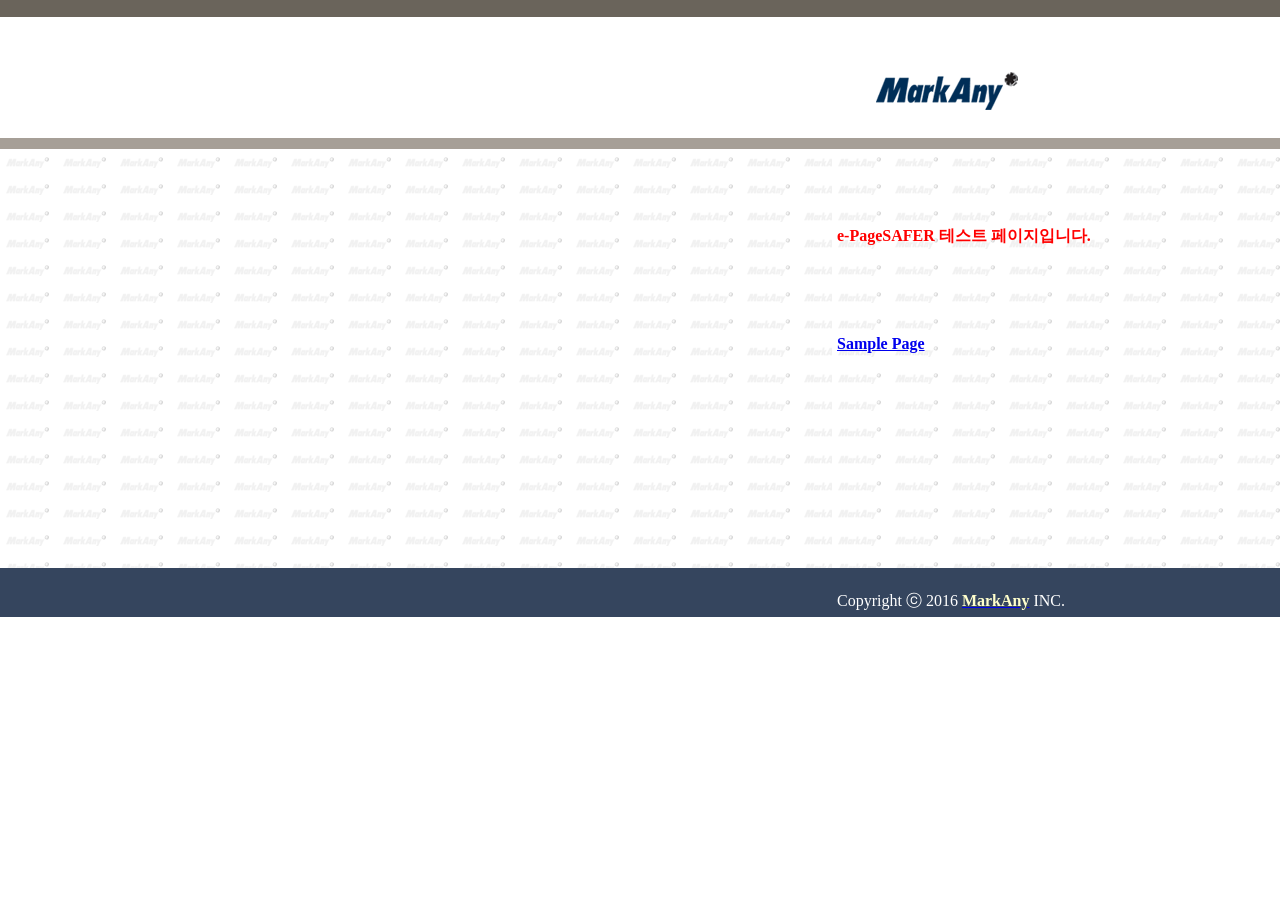
<file: html/index.html>
﻿<!DOCTYPE html PUBLIC "-//W3C//DTD XHTML 1.0 Transitional//EN" "http://www.w3.org/TR/xhtml1/DTD/xhtml1-transitional.dtd">
<html xmlns="http://www.w3.org/1999/xhtml">
<head>
<title>MarkAny Inc. ** 온라인 위변조 방지 시스템 데모 사이트 **</title>
<meta http-equiv="Content-Type" content="text/html; charset=utf-8>
<script src="./jsp/MaVerCheck.js" charset="utf-8"></script> 
<style type="text/css">
</style>
</head>
<body bgcolor="#FFFFFF" text="#000000" leftmargin="0" topmargin="0" marginwidth="0" marginheight="0"
 oncontextmenu="return false" ondragstart="return false" onselectstart="return false">
<table class="mook" width="100%" border="0" cellspacing="0" cellpadding="5" height="100%">
  <tr bgcolor="#6A645B"> 
    <td height="7" colspan="2"></td>
  </tr>
  <tr> 
    <td width="65%" height="111">&nbsp;</td>
    <td width="75" valign="bottom" height="111"><img src="./images/title_logo.gif"></td>
  </tr>
  <tr bgcolor="#A69F97"> 
    <td height="1" colspan="2">  </td>
  </tr>
  <tr> 
    <td background="./images/bg01.gif" height="409" align="left" valign="top"><br>    
        <table CLASS="MOOK" width="85%" border="0" cellspacing="0" cellpadding="0">        
        <tr>
          <td>
          	<br><br>
			<!--- 사이트 적용시 패치 이력 부분은 빼고 나가세요 -->

			<br><br><br>
			<br><br><br>
			<br><br><br>
			<font size=2> </font>
			<br><br>
			
			<br><br>
			<br><br>
		  </td>		  
        </tr>
      </table>       
<!--- 사이트 적용시 패치 이력 부분은 빼고 나가세요 -->
      
    <br>
      <br>
      <!--<img src="./images/logo02.gif" width="80" height="50">--></td>     
    <td background="./images/bg01.gif" height="409" valign="top"><br>
      <br>
      <br>
      <br>
      <table CLASS="MOOK" width="85%" border="0" cellspacing="0" cellpadding="0">        
        <tr>
          <td><b><font color="red">e-PageSAFER 테스트 페이지입니다.<br><p><br><br>
			  <!--<FONT SIZE="2" COLOR="#006699"><B><a href="javascript:win_open( './jsp/Sample_total1.jsp');"> 출력문서 Sample </a>
       		  </FONT><br><br>
			  <a href="javascript:poptastic( './jsp/MaSample_1Page.jsp');" > 1Page_Non ActiveX e-PageSafer Test</a>
			  <br><br>		       		  			  
			  <a href="javascript:poptastic( './jsp/MaSample_2Page.jsp');" > 2Page_Non ActiveX e-PageSafer Test</a>
			  -->
			  <br><br>		       		  			  
			  <a href="./sample/index.jsp" > Sample Page</a>
	<br><br>		<br><br>		
			  		  <!--
			  
			  <a href="javascript:poptastic( './jsp/MaSample_JPN.jsp?strLanguage=JA');"> 일본어 OS Non ActiveX e-PageSafer Sample_ Test</a>
			  <br><br>		       		  			  
			  <a href="javascript:poptastic( './jsp/MaSample_ENG.jsp?strLanguage=EN');"> 영문 OS Non ActiveX e-PageSafer Sample_ Test</a>
			  <br><br>		       		  			  
		      --> 		  		  			  
		  </td>
        </tr>
      </table>
      <br>
      <br>
    </td>
  </tr>
  <tr bgcolor="#35455E"> 
    <td width="125">&nbsp;</td>
    <td CLASS="MIKI" valign="top"><br>
      <font color="#FFFFFF">Copyright ⓒ 2016 <a href="http://www.markany.com"><font color="#FFFFCC"><b>MarkAny</b></font></a> 
      INC.</font><br>
    </td>
  </tr>
</table>

</body>
</html>
<script language="javascript">
  //alert(navigator.userAgent);
  var newwindow;
  function poptastic(url)
  {
  	newwindow=window.open(url,'popWinC','height=200,width=400,toolbar=no,location=no,directories=no,status=no,menubar=no,scrollbars=no,resizable=no');
  	if (window.focus) {newwindow.focus()}
  }
</script>
</file>
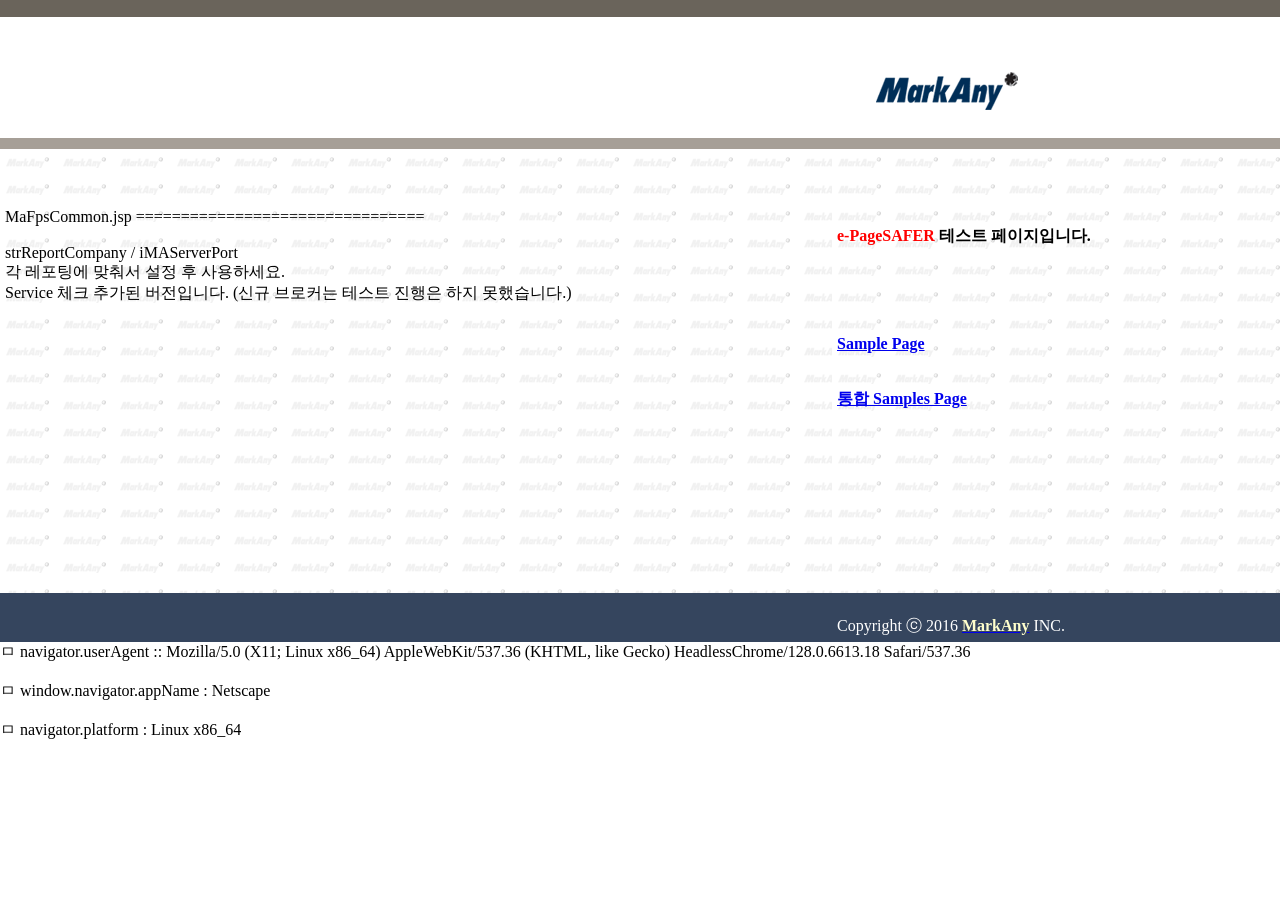
<file: rt/index.html>
<!DOCTYPE html PUBLIC "-//W3C//DTD XHTML 1.0 Transitional//EN" "http://www.w3.org/TR/xhtml1/DTD/xhtml1-transitional.dtd">
<html xmlns="http://www.w3.org/1999/xhtml">
<head>
<title>MarkAny Inc. ** 온라인 위변조 방지 시스템 데모 사이트 **</title>
<meta http-equiv="Content-Type" content="text/html; charset=UTF-8">
<script src="./js/MaVerCheck.js" charset="utf-8"></script> 
<style type="text/css">
</style>
</head>
<body bgcolor="#FFFFFF" text="#000000" leftmargin="0" topmargin="0" marginwidth="0" marginheight="0"
 oncontextmenu="return false" ondragstart="return false" onselectstart="return false">
<table class="mook" width="100%" border="0" cellspacing="0" cellpadding="5" height="100%">
  <tr bgcolor="#6A645B"> 
    <td height="7" colspan="2"></td>
  </tr>
  <tr> 
    <td width="65%" height="111">&nbsp;</td>
    <td width="75" valign="bottom" height="111"><img src="./images/title_logo.gif"></td>
  </tr>
  <tr bgcolor="#A69F97"> 
    <td height="1" colspan="2">  </td>
  </tr>
  <tr> 
    <td background="./images/bg01.gif" height="409" align="left" valign="top"><br>    
    
    <!--- 사이트 적용시 패치 이력 부분은 빼고 나가세요 -->
           <table CLASS="MOOK" width="85%" border="0" cellspacing="0" cellpadding="0">        
        <tr>
          <td>
          	<br><br>
			MaFpsCommon.jsp    ================================ <br><br>
			strReportCompany / iMAServerPort <br>
			각 레포팅에 맞춰서 설정 후 사용하세요. 
			<br>
			Service 체크 추가된 버전입니다. (신규 브로커는 테스트 진행은 하지 못했습니다.)
			<br>
			<br><br><br>
			<br><br>
			<br><br>
		  </td>		  
        </tr>
      </table>       
<!--- 사이트 적용시 패치 이력 부분은 빼고 나가세요 -->
      
    <br>
      <br>
      <!--<img src="./images/logo02.gif" width="80" height="50">--></td>     
    <td background="./images/bg01.gif" height="409" valign="top"><br>
      <br>
      <br>
      <br>
      <table CLASS="MOOK" width="85%" border="0" cellspacing="0" cellpadding="0">        
        <tr>
          <td><b><font color="red">e-PageSAFER </font>테스트 페이지입니다.<br><p><br><br>
			  <!--<FONT SIZE="2" COLOR="#006699"><B><a href="javascript:win_open( './jsp/Sample_total1.jsp');"> 출력문서 Sample </a>
       		  </FONT><br><br>-->	       		  			  
			 <iframe id ="popHidWinC" name="popHidWinC" width=0 height=0 frameborder=0 marginheight=0 marginwidth=0 scrolling=auto></iframe>
			<br><br>
			
			<br>
			<a href="./Sample/index.jsp"> Sample Page</a>
			<br><br>
			<br>
			<a href="../Samples/index.jsp"> 통합 Samples Page</a>
			<br><br>
			<!-- <a href="./hong.html"> option Page</a>
			-->
			<br><br>
			
			<br><br>
			<br><b>
			<!--기존 샘플 테스트-->
			</b><br>
			<!--<a href="javascript:win_open( './Sample.jsp');"> Report Test Sample</a>
			<br><br>
			<a href="javascript:win_open( './Sample_RD.jsp');"> Report Test Sample _ PDF</a>
			<br><br>
			-->
			<!--
			<a href="javascript:win_open( './Sample.jsp');"> Report Test Sample </a>
			<br><br>

			  <a href="javascript:poptastic( './jsp/MaSample_JPN.jsp?strLanguage=JA');"> 일본어 OS Non ActiveX e-PageSafer Sample_ Test</a>
			  <br><br>		       		  			  
			  <a href="javascript:poptastic( './jsp/MaSample_ENG.jsp?strLanguage=EN');"> 영문 OS Non ActiveX e-PageSafer Sample_ Test</a>
			  <br><br>		       		  			  
		      --> 		  		  			  
		  </td>
        </tr>
      </table>
      <br>
      <br>
    </td>
  </tr>
  <tr bgcolor="#35455E"> 
    <td width="125">&nbsp;</td>
    <td CLASS="MIKI" valign="top"><br>
      <font color="#FFFFFF">Copyright ⓒ 2016 <a href="http://www.markany.com"><font color="#FFFFCC"><b>MarkAny</b></font></a> 
      INC.</font><br>
    </td>
  </tr>
</table>

</body>
</html>
<script language="javascript">
	function win_open(xxx) 
	{ 
		//새창의 크기
		cw = 450; //450
		//스크린의 크기
		sw = screen.availWidth;
		sh = screen.availHeight;
		ch = 450; //450
		//열 창의 포지션
		winPosLeft=(sw-cw)/2;
		winPosTop=10;
		if(navigator.userAgent.indexOf("MSIE") >= 0  || navigator.userAgent.indexOf("Trident") >= 0) // Trident for IE 11 
		{
			window.open(xxx,'popWinC','width='+cw+',height='+ch+',top='+winPosTop+',left='+winPosLeft+',toolbar=no,location=no,directories=no,status=no,menubar=no,scrollbars=no,resizable=no');
		}
		else if(navigator.userAgent.indexOf("Opera") >= 0 || navigator.userAgent.indexOf("Firefox") >= 0 || navigator.userAgent.indexOf("Chrome") >= 0 || navigator.userAgent.indexOf("Safari") >= 0)
		{
			window.open(xxx,'popWinC','width='+cw+',height='+ch+',top='+winPosTop+',left='+winPosLeft+',toolbar=no,location=no,directories=no,status=no,menubar=no,scrollbars=no,resizable=no');
		}
		else
		{
		  alert('지원 가능한 브라우저가 아닙니다.');
		}
  }
  	function win_open1(xxx, name) 
	{ 
		//새창의 크기
		cw = 920;
		//스크린의 크기
		sw = screen.availWidth;
		sh = screen.availHeight;
		ch = sh*0.9
		//열 창의 포지션
		winPosLeft=(sw-cw)/2;
		winPosTop=10;
		if(navigator.userAgent.indexOf("MSIE") >= 0  || navigator.userAgent.indexOf("Trident") >= 0) // Trident for IE 11 
		{
			window.open(xxx,name,'width='+cw+',height='+ch+',top='+winPosTop+',left='+winPosLeft+',toolbar=no,location=no,directories=no,status=no,menubar=no,scrollbars=no,resizable=no');
		}
		else if(navigator.userAgent.indexOf("Opera") >= 0 || navigator.userAgent.indexOf("Firefox") >= 0 || navigator.userAgent.indexOf("Chrome") >= 0 || navigator.userAgent.indexOf("Safari") >= 0)
		{
			window.open(xxx,name,'width='+cw+',height='+ch+',top='+winPosTop+',left='+winPosLeft+',toolbar=no,location=no,directories=no,status=no,menubar=no,scrollbars=no,resizable=no');
		}
		else
		{
		  alert('지원 가능한 브라우저가 아닙니다.');
		}
  }  
  
	document.writeln("ㅁ navigator.userAgent :: " + navigator.userAgent);
	document.writeln("<br><br>ㅁ window.navigator.appName : " + window.navigator.appName);
	document.writeln("<br><br>ㅁ navigator.platform : " + navigator.platform);
	navigator.platform
	
  //alert(navigator.userAgent);
  var newwindow;
  function poptastic(url)
  {
  	newwindow=window.open(url,'popWinC','height=200,width=400,toolbar=no,location=no,directories=no,status=no,menubar=no,scrollbars=no,resizable=no');
  	if (window.focus) {newwindow.focus()}
  }
</script>
</file>
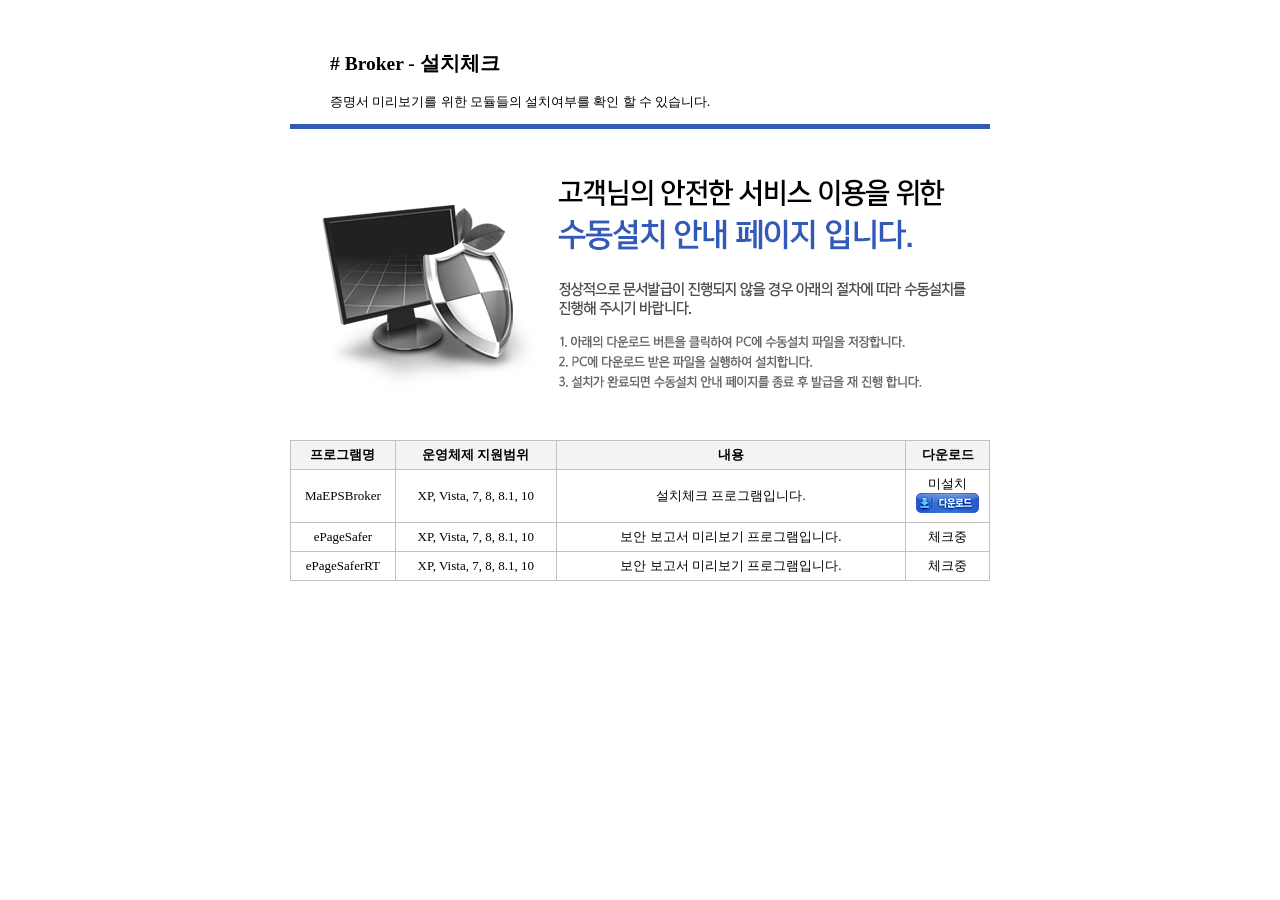
<file: html/installCheck/index.html>
<!DOCTYPE HTML>
<html>
<head>
<meta charset="UTF-8">
<meta http-equiv="X-UA-Compatible" content="IE=edge"> 
<title>위변조 방지솔루션 설치 확인 페이지</title>
<!-- 
	브로커를 사용하기 위해 꼭 Include를 해야 하는 스크립트 3개입니다.
	jQuery는 1.5이상의 버전을 사용하시면 됩니다.
 -->
<script src="./js/jquery-3.7.1.min.js"></script>
<script src="./js/json2.js"></script>
<script src="./js/MaXHRControl.js"></script>
<script>
	/**
	CSIDL_WINDOWS				0x0024		// GetWindowsDirectory()
	CSIDL_SYSTEM				0x0025		// GetSystemDirectory()				system32
	CSIDL_PROGRAM_FILES			0x0026		// C:\Program Files
	CSIDL_SYSTEMX86				0x0029		// x86 system directory on RISC		syswow64
	CSIDL_LOCAL_APPDATA			0x001c		// $user name\AppData\Local (non roaming)
	*/
	//설치체크파일정보		[version			, CSIDL		, exeName						, addPath				];
	var checkFileInfo_1 = 	[ "2.5.0.28"		, 0x0026	, "TWFFUFNCcm9rZXIuZXhl"	, "MDeJJ9yA9U1n9SV3tXQzSXI=" ];
	var checkFileInfo_2 = 	[ "2.5.1.31"		, 0x0026	, "ZVBhZ2VTYWZlci5leGU="	, "TWFya0FueVxtYWVwcw==" ];
	var checkFileInfo_3 = 	[ "2.5.1.55"			, 0x0026	, "y85/zv65HGcOkFXjRS2WVg=="	, "TWFya0FueVxtYWVwc3J0" ];
	var checkFileInfo_4 = 	[ "70.2018.108.100"	, 0x0029	, "b3pjdmlld2VyLmV4ZQ=="	, "" ];
	var chkFileArray = new Array(checkFileInfo_1, checkFileInfo_2, checkFileInfo_3);

	/*
		20170511_hcchoi
		programComment배열에 설치체크할 모듈의 정보를 입력하면 설치체크 테이블에 해당 프로그램정보가 표시됩니다. 
		MaXHRControl.js에 선언되어 있는 배열 인덱스와 인덱스가 동일해야 합니다.
	 */
	//						프로그램명		지원범위						프로그램 설명							다운로드 링크
	var programComment_1 = [ "MaEPSBroker"	, "XP, Vista, 7, 8, 8.1, 10"	, "설치체크 프로그램입니다."			, "./bin/Inst_MaEPSBroker.exe" ];
	var programComment_2 = [ "ePageSafer"	, "XP, Vista, 7, 8, 8.1, 10"	, "보안 보고서 미리보기 프로그램입니다."	, "./bin/Setup_ePageSafer.exe" ];
	var programComment_3 = [ "ePageSaferRT"	, "XP, Vista, 7, 8, 8.1, 10"	, "보안 보고서 미리보기 프로그램입니다."		, "./bin/Setup_ePageSaferRT.exe" ];
	var programComment_4 = [ "OZ Report"	, "XP, Vista, 7, 8, 8.1, 10"	, "보고서 미리보기 프로그램입니다."		, "./bin/Setup OZ Viewer.exe" ];
	var programCommentArray = new Array(programComment_1, programComment_2, programComment_3);
</script>

<link rel="stylesheet" type="text/css" href="./css/broker.css">
<style>
.container {
	max-width: 700px;
}

</style>
</head>
<body>
	<div class="container">	
		<div id="header">
			<blockquote>
				<h2># Broker - 설치체크</h2>
				<footer>증명서 미리보기를 위한 모듈들의 설치여부를 확인 할 수 있습니다.</footer>
			</blockquote>
		</div>
		<div class="content">
		<img src="./img/top_img.jpg" alt="상단 이미지" id="top_img">
		
			<!-- 설치체크 영역 -->
			<div class="section" id="installChk">
				<table id="installTable" class="table table-bordered">
					<tr class="info">
						<th id="pro_Name" class="text-center">프로그램명</th>
						<th id="pro_SupportOS" class="text-center">운영체제 지원범위</th>
						<th id="pro_comment" class="text-center">내용</th>
						<th id="pro_installStatus" class="text-center">다운로드</th>
					</tr>
				</table>
			</div>

		</div>
		<br>
	</div>
	
	<script>
		function downloadInstallFile(link) {
			location.href = link;
		}
		/*
			20170511_hcchoi
			브로커로부터 설치체크 결과를 리턴받아 처리하는 콜백함수입니다.
			maOnlyInstallFlag - 브로커 및 설치체크 모듈들의 설치여부 값. 하나의 모듈이라도 설치가 필요할 경우 false리턴
			maResJsonData - 설치체크 모듈명, 설치버전, 설치여부를 JSON형태로 리턴받는 변수  
			ex)	{
					"fileVerRet": [{
						"name": "ePageSaferRT.exe",
						"version": "25140",
						"installFlag": true
					},
					{
						"name": "ozcreport.dll",
						"version": "-1000"
						"installFlag": "false"
					}]
				}
		 */
		function maEPS_InstallCheck() {
			MDBG("", "start");
			if (typeof (maResJsonData) != 'string') {			
				for (var chkFile_i = 0; chkFile_i < maResJsonData.length; chkFile_i++) {
					var installFlag = maResJsonData[chkFile_i].installFlag
					var fileDownloadLink = '';
					if (installFlag == false) {
						fileDownloadLink = '미설치<br><div id="btn_brokerDownload" class="btn_download" onclick="downloadInstallFile(\''+ programCommentArray[chkFile_i][3] + '\');" tabindex="1"> </div>';
					} else {
						fileDownloadLink = "설치";
					}
					$("#installTable tr:eq(" + (chkFile_i + 1) + ") td:last").html(fileDownloadLink);
				}
			} else {
				MDBG("", maResJsonData);
				//$('#installTable').append('<tr"><td colspan="4">' + maResJsonData + '</td></tr>' );
			}

			if (maOnlyInstallFlag == true) {
				alert("설치가 완료되었습니다. 증명서 출력을 다시 진행해 주시기 바랍니다.");
			}
		}

		function maSetInstallPgTable(){
			for (var pro_i = 0; pro_i < programCommentArray.length; pro_i++) {
				var fileDownloadLink = '체크중';
				$('#installTable').append('<tr><td>' + programCommentArray[pro_i][0] + '</td><td>' + programCommentArray[pro_i][1] + '</td><td>' + programCommentArray[pro_i][2] + '</td><td>' + fileDownloadLink + "</td></tr>");
			}
		}
		maSetInstallPgTable();
		/**
		 * hcchoi_20171227
		 * Init함수. 콜백함수 및 명령어 세팅 후 브로커 호출
		 * @param maEPS_InstallCheck - 리턴해줄 콜백 함수. 전역변수 maResJsonData에 최종 결과 JSON 데이터를 받을 수 있습니다.
		 * @param commandType - 실행할 명령어 타입(getVersion, executeBinary, getClientInfo, getPrintInfo)
		 * @param repeatCheckflag - 반복 체크 여부
		 */
		maBrokerInit( maEPS_InstallCheck, 'getVersion', true );
	</script>
</body>
</html>
</file>
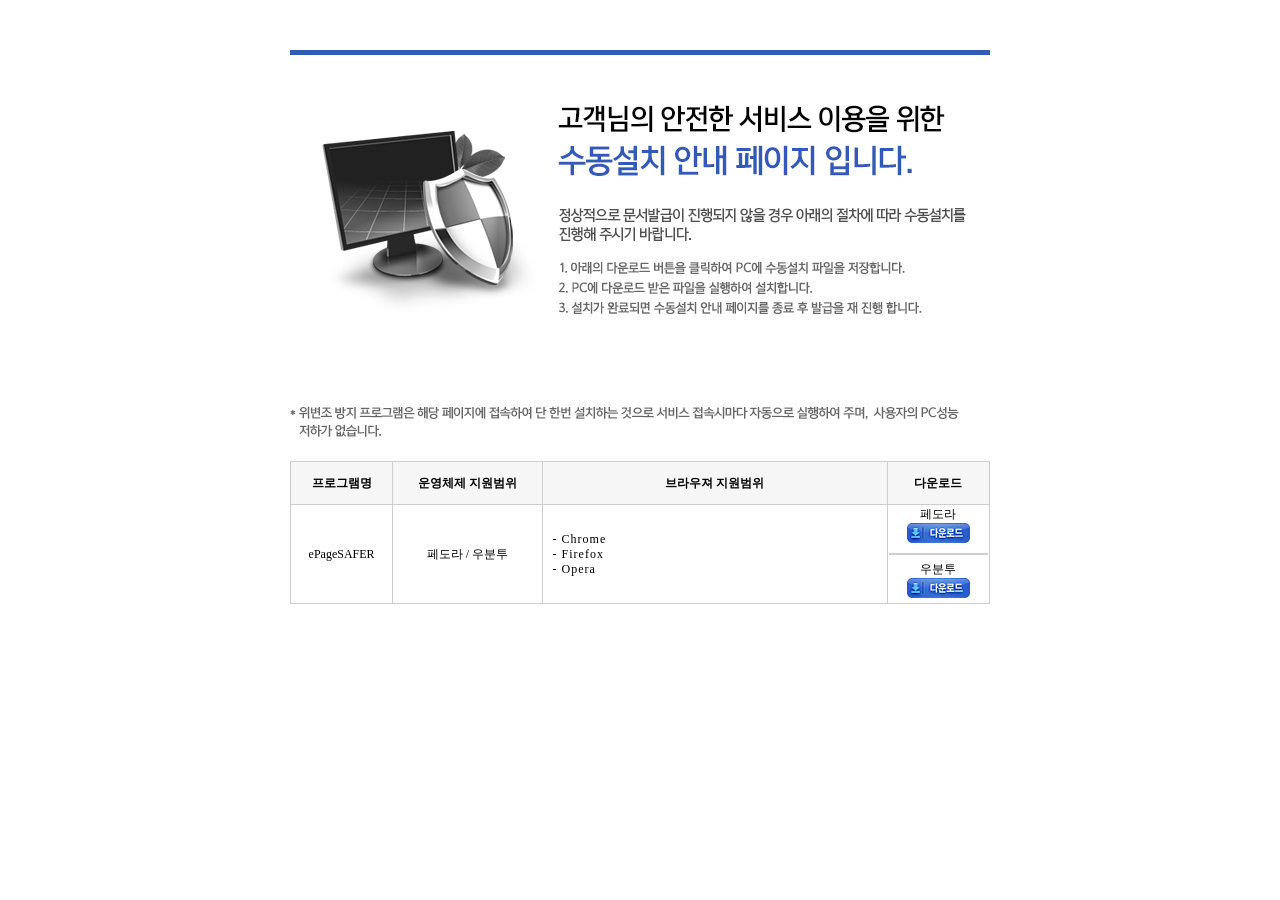
<file: html/html/Install_Page.html>
<!DOCTYPE HTML>
<html>
<head>
<meta http-equiv="X-UA-Compatible" content="IE=edge" />
<meta charset="UTF-8">
<title>위변조 방지솔루션 설치 확인 페이지</title>

<link rel="stylesheet" href="../css/base.css" type="text/css" />
<script src="../js/MaVerCheck.js" charset="UTF-8"></script>
<script>

	/*******************************************************************************
	 * 	function	userSupportBrowserCheck(browserName, browserVersio) - 브라우져가능 브라우져 및 지원가능 버전 체크
	 *
	 * 	@Parameter	browserName			-	유저 브라우져 명
	 * 	@Parameter	browserVersio		-	유저 브라우져 버전
	 *	@value		supportBrowserFlag	-	지원여부
	 ******************************************************************************/
	function userSupportBrowserCheck(browserName, browserVersio) {
		var supportBrowserFlag = false;
		if (userPlatform == "Lin") {

			for (var index = 0; index < supportBrowserArr.length; index++) {
				if (supportBrowserArr[index] == browserName) {
					if (browserVersio >= supportMinVersionArrLin[index]) {
						supportBrowserFlag = true;
						break;
					}
				}
			}
		} else {
			if (multiBsSupportFlag) {
				for (var index = 0; index < supportBrowserArr.length; index++) {
					if (supportBrowserArr[index] == browserName) {
						if (browserVersio >= supportMinVersionArr[index]) {
							supportBrowserFlag = true;
							break;
						}
					}
				}
			}
		}
		if (userPlatform != "Win") {
			supportBrowserFlag = supportBrowserFlag && multiOSsupportFlag;
		}
		return supportBrowserFlag;
	}

	//##################기본 지원범위 설정 관련 변수입니다.##################
	multiOSsupportFlag = true; //지원가능 OS. 0:win, 1:MultiOS
	multiBsSupportFlag = true; //Windows 멀티브라우져 지원여부. 0: 미지원, 1: 지원
	supportBrowserArr 		= ["MSIE",	"Chrome",	"Firefox",	"Opera",	"Safari"]; //지원가능 브라우져
	supportMinVersionArr 	= [8,		19,			18,			15,			5]; //브라우져별 지원가능 최소 버전
	supportMinVersionArrLin = [99, 		0,			0,			12,			99]; //브라우져별 지원가능 최소 버전
	
	//supportMinVersionArr	= [6		, 59		, 59		, 55		, 57];			//브라우져별 지원가능 최소 버전[테스트용]	//IE 지원가능범위 하위버전은 무조건 ActiveX로 지원가능한다고 가정
	userPlatform = navigator.platform.substring(0, 3); //접속 PC OS
	osVersion = 
	browserName = get_browser(); //접속 브라우져 이름
	browserVersio = get_browser_version(); //접속 브라우져 버전
	supportBrowserFlag = userSupportBrowserCheck(browserName, browserVersio) //접속 브라우져 지원여부
		//alert("supportBrowserFlag :: " + supportBrowserFlag );

	//##################다운로드 URL설정 변수입니다.##################
	windowInstaller_ActiveX = "../bin/Setup_ePageSafer.exe";
	windowInstaller_NonActiveX = "../bin/Setup_ePageSafer.exe";
	fedoraInstaller = "../bin/epagesafer-markany-2.5.1.2.i386.tar";
	ubuntuInstaller = "../bin/epagesafer-markany-2.5.1.2.tar";
	macInstaller = "../bin/ePageSAFERMarkAnySTD.pkg";

	window.onload = function () {
		resize_window();
		maInit();
	}
</script>

</head>
<body>
	<!--onload="maInstallFlag();">-->
	<div id='markanybody'></div>
	<div class="container">
		<div id="header">
			<img src="../images/top_img.jpg" alt="상단 이미지" id="top_img">
			<img src="../images/top_comment.jpg" alt="상단 문구" id="top_comment">
		</div>

		<!-- 메인 컨텐츠 영역 -->
		<div class="content">
						
			<!-- OS별 다운로드 테이블 -->
			<div class="section" id="downloadTable">
				<table>
					<tr>
						<th id="OS">프로그램명</th>
						<th id="supportOS">운영체제 지원범위</th>
						<th id="supportBS">브라우져 지원범위</th>
						<th id="installStatus">다운로드</th>
					</tr>

					<tr id="winTr">
						<td>ePageSAFER</td>
						<td>XP, Vista, 7, 8, 8.1, 10</td>
						<td class="supportBStd">
							- Internet Explorer [8.0 이상]<br>
							<span id="winMultiBs"> - Chrome<!-- [19.0 이상]--><br>
							 - Firefox<!--  [18.0 이상]--><br>
							 - Opera<!--  [15.0 이상]--><br> 
							</span>
						</td>
						<td>
							<div class="btn_download" id="installBtn_imgWin"
								onclick="downloadFile('windows');" tabindex="1">
							</div>
							<span class="notSupport" id="installBtn_imgWinstr">
								미지원
							</span>
						</td>
					</tr>

					<tr id="linTr">
						<td rowspan="3">ePageSAFER</td>
						<td rowspan="3">페도라 / 우분투</td>
						<td rowspan="3" class="supportBStd">
							 - Chrome<!--[16.0 이상]--><br>
							 - Firefox<!--[10.0 이상]--><br>
							 - Opera<!--[12.0 이상]--><br>
						</td>
						<td id="linTd">페도라
							<div class="btn_download" id="installBtn_imgLinFedora"
								onclick="downloadFile('fedora');" tabindex="1">
							</div>
							<span class="notSupport" id="installBtn_imgLinFedorastr">
								미지원
							</span>	
							<hr> 우분투
							<div class="btn_download" id="installBtn_imgLinUbuntu"
								onclick="downloadFile('ubuntu');" tabindex="1">
							</div>
							<span class="notSupport" id="installBtn_imgLinUbuntustr">
								미지원
							</span>
						</td>
					</tr>

					<tr id="macTr">
						<td>ePageSAFER</td>
						<td>Mac 10.6 ~ </td>
						<td class="supportBStd">
							 - Chrome [19.0 이상]<br>
							 - Firefox [18.0 이상]<br>
							 - Opera [15.0 이상]<br>
							 - Safari [5.0 이상] 
						</td>
						<td>
							<div class="btn_download" id="installBtn_imgMac"
								onclick="downloadFile('mac');" tabindex="1">
							</div>
							<span class="notSupport" id="installBtn_imgMacstr">
								미지원
							</span>
						</td>
					</tr>
				</table>
			</div>
			
			<!-- 미지원 OS 테이블 -->
			<div class="section" id="notSupportTable">
				<table>
					<tr>
						<td>
							<span id="userInfo"></span><br>						
						</td>
					</tr>
				</table>
			</div>

		</div>

		<!-- footer 영역 -->
		<div id="footer">
			<!-- 	<img src="../images/btn_close.png" onclick="window.close();"> -->
		</div>
		<br>
	</div>

	<script>
		function resize_window() {
			window.resizeTo(800, 730);
		}

		/*******************************************************************************
		 * 	function	downloadFile(os, Obj) - OS별 수동설치 파일 다운로드
		 *
		 * 	@Parameter	os				-	OS종류
		 *	@value		downloadURL		-	OS별 다운로드 URL
		 ******************************************************************************/
		function downloadFile(os) {
			var downloadURL;
			switch (os) {
			case "windows":
				//지원가능 멀티브라우져이거나 IE10이상일 경우
				if (supportBrowserFlag || (browserName == "MSIE" && browserVersio >= 10)) {
					//	alert("Installer ActiveX");
					downloadURL = windowInstaller_ActiveX
						//IE9이하일 경우
				} else if ((browserName == "MSIE" && browserVersio < 10)) {
					//	alert("InstallerN0n- ActiveX");
					downloadURL = windowInstaller_NonActiveX;
				} else {
					alert('지원하는 않는 브라우져의 접근입니다.');
				}
				break;

			case "fedora":
				downloadURL = fedoraInstaller;
				break;

			case "ubuntu":
				downloadURL = ubuntuInstaller;
				break;

			case "mac":
				downloadURL = macInstaller;
				break;

			default:
				alert('잘못된 URL 접근입니다');
				return;
			}
			location.href = downloadURL;
		}

		/*******************************************************************************
		 * 	function	maInit()		 	- 	OS별 Tr표시 후 지원범위 OS여부 체크.
		Win 일경우 다운로드 링크 출력여부 및 멀티브라우져 지원여부설정.
		타 OS일 경우 다운로드 링크 출력여부 설정.
		 ******************************************************************************/
		function maInit() {
			switch (userPlatform) {
			case "Win":
				//멀티브라우져이면서 지원불가 버전인경우 다운로드 이미지 제거 및 미지원 문구
				if (browserName.indexOf("MSIE") == -1 && !supportBrowserFlag) {
					setNotSupport("installBtn_imgWin");
				}

				//IE7 이하버전 처리
				if (browserVersio <= 7) {
					document.getElementById("winTr").style.display = "block";
				} else {
					document.getElementById("winTr").style.display = "table-row";
				}

				//windows 멀티브라우져 지원 여부에 따른 표시여부
				var winMulti = document.getElementById("winMultiBs");
				if (!multiBsSupportFlag) {
					winMulti.style.display = "none";
				}
				break;

			case "Lin":
				if (!supportBrowserFlag) {
					setNotSupport("installBtn_imgLinFedora");
					setNotSupport("installBtn_imgLinUbuntu");
				}

				document.getElementById("linTr").style.display = "table-row";
				document.getElementById("fedoraTr").style.display = "table-row";
				document.getElementById("ubuntuTr").style.display = "table-row";
				break;

			case "Mac":
				if (!supportBrowserFlag) {
					setNotSupport("installBtn_imgMac");
				}
				var userInfo = document.getElementById("userInfo");
				var str = "";

				document.getElementById("macTr").style.display = "table-row";
				break;
			default:
				showNotSupportTable();
				return;
			}
		}

		/*******************************************************************************
		 * 	function	setNotSupport(installBtn_img) 	- 미지원 브라우져일 경우 미지원 문구처리, 미지원테이블 출력
		 *	value		downloadLink					- 다운로드URL Div엘리먼트ID
		 ******************************************************************************/
		function setNotSupport(installBtn_img) {
			var downloadLink = document.getElementById(installBtn_img);
			var notSupportTable = document.getElementById("notSupportTable");

			downloadLink.style.display = "none";
			document.getElementById(installBtn_img + "str").style.display = "block";
			notSupportTable.style.display = "block";
		}

		//사용자 정보 출력
		var userDetailInfo = document.getElementById("userDetailInfo");
		var userInfo = document.getElementById("userInfo");
		var str = "";
		var str2 = "";

		str = "접속하신 운영체제는 " + os + " 이며 브라우져는 " + browserName + "(ver." + browserVersio + ") 입니다.";
		if (!multiOSsupportFlag) {
			str2 = "<br>지원가능한 운영체제가 아닙니다.";

		}
		if (!supportBrowserFlag && multiOSsupportFlag) {
			str2 = "<br>지원가능한 브라우져가 아닙니다. 지원가능한 브라우져로 다시 접속하시기 바랍니다.";
		}
		userInfo.innerHTML = str + str2;
	</script>
	<script type="text/javascript">
		//isInstall(appName);
	</script>
</body>
</html>
</file>
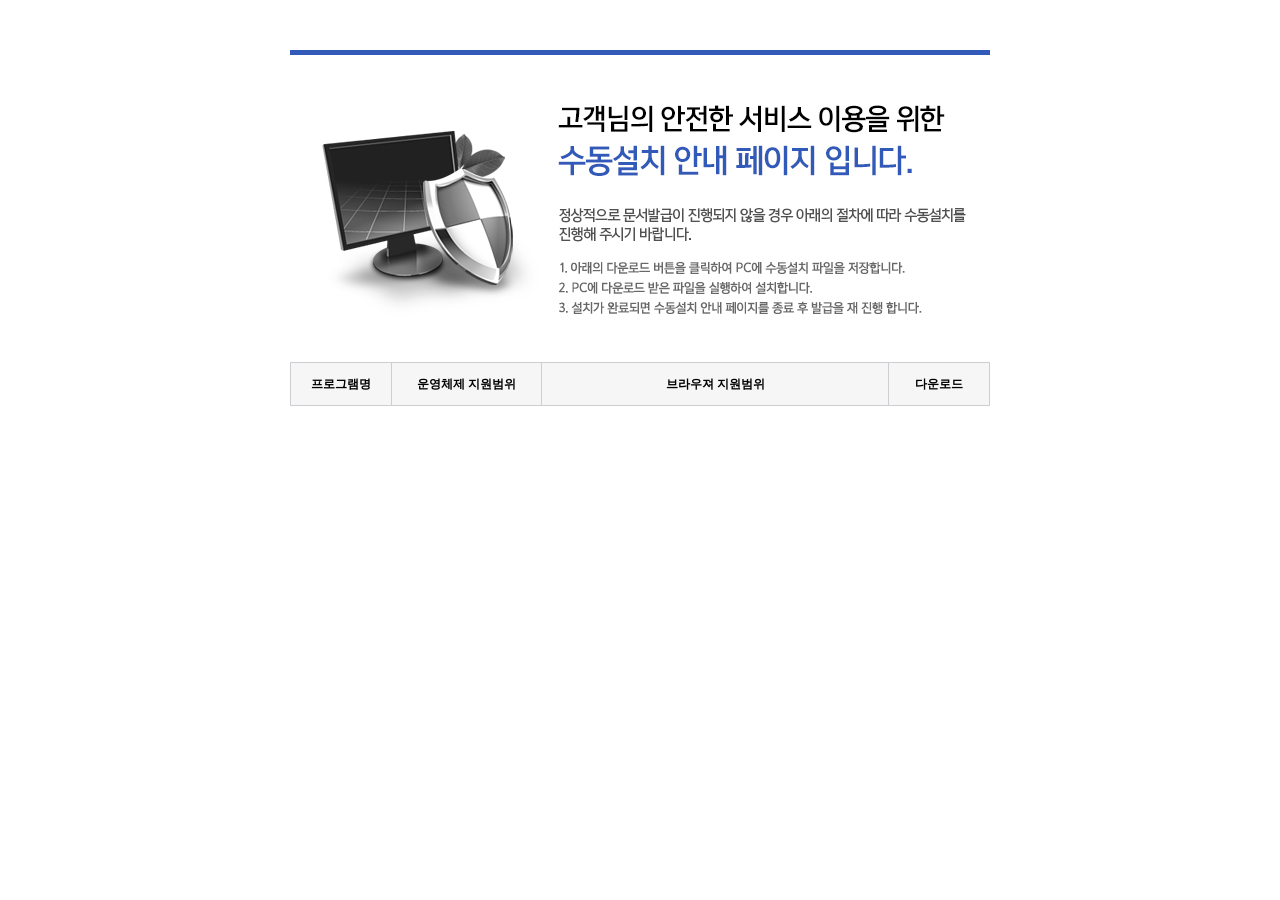
<file: rt/html/MaInstallPage.html>
<!DOCTYPE HTML>
<html>
<head>
<meta http-equiv="X-UA-Compatible" content="IE=edge" />
<meta charset="UTF-8">
<title>위변조 방지솔루션 설치 확인 페이지</title>

<style type="text/css">
@CHARSET "UTF-8";

body {
	margin-top: 50px;
	font-size: 13px;
	font-family: "맑은고딕";
}

.container {
	position: relative;
	width: 700px;
	margin: 0 auto;
}

/* 상단 이미지 영역 */
#header {
	height: 267px;
	margin: 0 auto;
	position: relative;
	/* border: solid #DDD 1px; */
}

#header, .section, .content {
	display: block;
}

.content {
	margin-top: 45px;
}

ul, ol, dl {
	padding: 0;
	margin: 0;
}

a {
	text-decoration: none;
	color: #000000;
}

a img {
	border: none;
}

/* 하단 영역  */
footer {
	position: relative;
	clear: both;
	text-align: center;
	/* border: solid #DDD 1px; */
}

#notSupportOS {
	margin: 20px 0;
	display: none;
}

#notSupportOS table {
	text-align: center;
	border-collapse: collapse;
	border-spacing: 0;
	width: 100%;
}

#notSupportOS table tr td {
	border: solid #ccced2 1px;
	height: 50px;
	padding: 10px;
}

#notSupportOS table tr td .fontred {
	color: red;
	font-weight: bold;
}

/* **********install table***********  */
#installChk {
	margin: 20px 0;
}

#installChk table {
	text-align: center;
	border-collapse: collapse;
	border-spacing: 0;
}

#installChk table tr th {
	background-color: #f6f6f6;
	border: solid #ccced2 1px;
	height: 40px;
	font-size: 12px;
	line-height: 16px;
}

#installChk table tr td {
	border: solid #ccced2 1px;
	height: 50px;
}

/* OS분류 */
#OS {
	width: 100px;
}

/* OS지원범위  */
#supportOS {
	width: 150px;
}

/* 브라우져 지원범위 */
#supportBS {
	width: 350px;
}

/* 설치상태 */
#installStatus {
	width: 100px;
}
/* 다운로드 버튼 */
.btn_download {
	background-image: url("../images/btn_download.png");
	display: inline-block;
	width: 63px;
	height: 20px;
	cursor: pointer;
	position: relative;
}

#winTr, #linTr, #macTr, #fedoraTr, #ubuntuTr {
	display: none;
}

/* 설치여부  */
.intallFlag {
	color: red;
}
</style>

<script>
	bResizeFlag = false;
	multiBsSupportFlag = 1; //Windows 멀티브라우져 지원여부. 0: 미지원, 1: 지원

	//인스톨 파일 URL
	windowInstaller = "../bin/Setup_ePageSaferRT.exe";

	window.onload = function() {
		resize_window();
		maInstallFlag();
	}
</script>

</head>
<body>
	<!--onload="maInstallFlag();">-->
	<div id='markanybody'></div>
	<div class="container">
		<div id="header">
			<img src="../images/top_img.jpg" alt="상단 이미지" id="top_img">
		</div>

		<!-- 메인 컨텐츠 영역 -->
		<div class="content">

			<!-- 설치체크 영역 -->
			<div class="section" id="notSupportOS">
				<table id="installTable">
					<tr>
						<td>접속하신 운영체제는 <span class="fontred">지원하지 않는 운영체제</span>입니다.<br>
						<br> <sub>Connection Info :: <span id="userInfo"></span></sub>
						</td>
					</tr>
				</table>
			</div>

			<div class="section" id="installChk">
				<table id="installTable">
					<tr>
						<th id="OS">프로그램명</th>
						<th id="supportOS">운영체제 지원범위</th>
						<th id="supportBS">브라우져 지원범위</th>
						<th id="installStatus">다운로드</th>
					</tr>

					<tr id="winTr">
						<td>ePageSAFER</td>
						<td>XP, Vista, 7, 8, 8.1, 10</td>
						<td>Internet Explorer<span id="winMultiBs">, Chrome,
								Firefox, Opera, Safari</span></td>
						<td>
							<div class="btn_download" id="installBtn_imgWin"
								onclick="downloadFile('Windows NT');" tabindex="1"></div>
						</td>
					</tr>

				</table>
			</div>

		</div>
		<br>
	</div>

	<script>
	
	/////////////////////////////////////////////////DEBUG_FUNCTION
	
	function addZero(x,n) {
	    while (x.toString().length < n) {
	        x = "0" + x;
	    }
	    return x;
	}
	
	/**
	 * 20150930_hcchoi<br>
	 * 스크립트 디버그 메소드<br>
	 * ex) use >>>> debugLog("open End Time", currentTime);<br>
	 * ex) print >>>> ## |15:31:20| checkSocket         () :: Start Time = [864]
	 * @param valueName		{String}	변수명
	 * @param value			{any}		변수값
	 * @param caller		{String} 	호출함수명(자동)
	 */
	function debugLog(valueName, value, caller){
		var callerFun = arguments.callee.caller;
		if (caller)
			callerFun = callerFun.caller;
		var pat = /^function\s+([a-zA-Z0-9_]+)\s*\(/i;
		pat.exec(callerFun);
		var func = new Object();
		func.name = RegExp.$1;

		var d = new Date();
		var h = addZero(d.getHours(), 2);
		var m = addZero(d.getMinutes(), 2);
		var s = addZero(d.getSeconds(), 2);
		var ms = addZero(d.getMilliseconds(), 3);
		var currentTime = h + ":" + m + ":" + s /* + ":" + ms */;

		var funNameArr = [];
		var maxFunNameLength = 20;
		var blankCount = maxFunNameLength - func.name.length;

		for (var funName_i = 0; funName_i < func.name.length; funName_i++) {
			funNameArr.push(func.name.charAt(funName_i));
		}
		for (var maxFunName = 0; maxFunName < blankCount; maxFunName++) {
			funNameArr.push(' ');
		}

		var callFunName = funNameArr.join('');

		var valueNameArr = [];
		var maxValueNameLength = 25;
		blankCount = maxValueNameLength - valueName.length;

		for (var valueName_i = 0; valueName_i < valueName.length; valueName_i++) {
			valueNameArr.push(valueName.charAt(valueName_i));
		}
		for (var maxValueName_i = 0; maxValueName_i < blankCount; maxValueName_i++) {
			valueNameArr.push(' ');
		}

		var valueName1 = valueNameArr.join('');

		//console.log("## |" + currentTime + "| " + callFunName + "() :: " + valueName1 + " = [" + value + "]");
		//alert("|" + currentTime + "| " + func.name + "() :: " + valueName + " = [" + value + "]");
	}
	///////////////////////////////////////////////////////////////
	
	
	var match = navigator.userAgent.match(/(CrOS\ \w+|Windows\ NT|Mac\ OS\ X|Linux)\ ([\d\._]+)?/);

	function get_browser() {
		var ua = navigator.userAgent, tem, M = ua.match(/(opera|chrome|safari|firefox|msie|trident(?=\/))\/?\s*(\d+)/i)	|| [];
		if (/trident/i.test(M[1])) {
			tem = /\brv[ :]+(\d+)/g.exec(ua) || [];
			return 'MSIE';
		}
		if (M[1] === 'Chrome') {
			tem = ua.match(/\bOPR\/(\d+)/)
			if (tem != null) {
				return 'Opera';
			}
		}
		M = M[2] ? [ M[1], M[2] ] : [ navigator.appName, navigator.appVersion, '-?' ];
		if ((tem = ua.match(/version\/(\d+)/i)) != null) {
			M.splice(1, 1, tem[1]);
		}
		return M[0];
	}
	
	function get_browser_version() {
		var ua = navigator.userAgent, tem, M = ua.match(/(opera|chrome|safari|firefox|msie|trident(?=\/))\/?\s*(\d+)/i)	|| [];
	
		if (/trident/i.test(M[1])) {
			tem = /\brv[ :]+(\d+)/g.exec(ua) || [];
			return tem[1];
		}
		if (M[1] === 'Chrome') {
			tem = ua.match(/\bOPR\/(\d+)/)
			if (tem != null) {
				return tem[1];
			}
		}
		M = M[2] ? [ M[1], M[2] ] : [ navigator.appName, navigator.appVersion, '-?' ];
		if ((tem = ua.match(/version\/(\d+)/i)) != null) {
			M.splice(1, 1, tem[1]);
		}
		return M[1];
	}
	
	//OS = { "WINDOW" : "Windows NT", "LINUX" : "linux", "MAC" : "mac"};
	//BrowserName = { "IE" : "MSIE", "IE11" : "Trident", "FF" : "Firefox", "OP" : "Opera", "SF" : "Safari", "CH" : "Chrome" };
	
	userOS = (match || [])[1] || "Unknown";
	userOS_Version = (match || [])[2] || "Unknown";
	userBrowserName = get_browser();
	userBrowser_Version = get_browser_version();
	
	//debugLog("userOS", userOS);
	//debugLog("userOS_Version", userOS_Version);
	//debugLog("userBrowserName", userBrowserName);
	//debugLog("userBrowser_Version", userBrowser_Version);
	
	/*******************************************************************************
	 * 	function	resize_window()	-	넘어온 페이지에서 수동설치 페이지의 크기에 맞게 리사이징
	 *									IE 버그로 현재 창의 IE를 구해 변경이 안됬을 경우 0.2초 후 다시 재귀호출
	 ******************************************************************************/
	function resize_window() {
		
		try{
			window.resizeTo(800, 700);
		}catch(e){
			//alert("error");
		}
		
		//alert(document.body.clientWidth);
		if( document.body.clientWidth > 550 ){
			bResizeFlag = true;
		}
		//debugLog("bResizeFlag", bResizeFlag);
		if( bResizeFlag != true ){
			setTimeout(function(){
				//debugLog("ReCall", "OK");
				resize_window();
			},200);
		}
	}

	/*******************************************************************************
	 * 	function	downloadFile(os, Obj) - OS별 수동설치 파일 다운로드
	 * 
	 * 	@Parameter	os				-	OS종류
	 *	@value		downloadURL		-	OS별 다운로드 URL	
	 ******************************************************************************/
	function downloadFile(userOS) {
		var downloadURL;
		
		switch (userOS) {
		case "Windows NT":
			downloadURL = windowInstaller;
			break;

		default:
			alert('잘못된 URL 접근입니다');
			return;
		}
		//debugLog("downloadURL", downloadURL);
		location.href = downloadURL;
	}


	/*******************************************************************************
	 * 	function	maInstallFlag() 	- 	OS별 Tr표시 후 지원범위 OS여부 체크.
	 										Win일경우 멀티브라우져 지원여부, IE 설치 체크 .
	 										타 OS일경우 해당 OStr 표시 후 설치 체크.
	 *	
	 *	@value		installFlag			-	설치여부
	 ******************************************************************************/
	function maInstallFlag() {
		var installFlag = false;
		
		switch (userOS) {
		case "Windows NT":
			document.getElementById("winTr").style.display = "table-row";

			//IE7처리
			if (userBrowserName == "MSIE" && userBrowser_Version == 7) {
				document.getElementById("winTr").style.display = "block";
			}

			//windows 멀티브라우져 지원 여부에 따른 표시여부
			var winMulti = document.getElementById("winMultiBs");
			if (!multiBsSupportFlag) {
				winMulti.style.display = "none";
			}

			//설치 체크
			/* for(var browserName_i=BrowserName.MSIE; browserName_i<26; browserName_i++){
				if( userBrowserName == BrowserName[browserName_i] ){
					alert("ok");
				}
			}*/

			break;

		default:
			alert("지원되지 않는 OS입니다.");
			return;
		}
	}


 	//사용자 정보 출력
	var userInfo = document.getElementById("userInfo");
	userInfo.innerHTML = navigator.userAgent;
	</script>

</body>
</html>
</file>
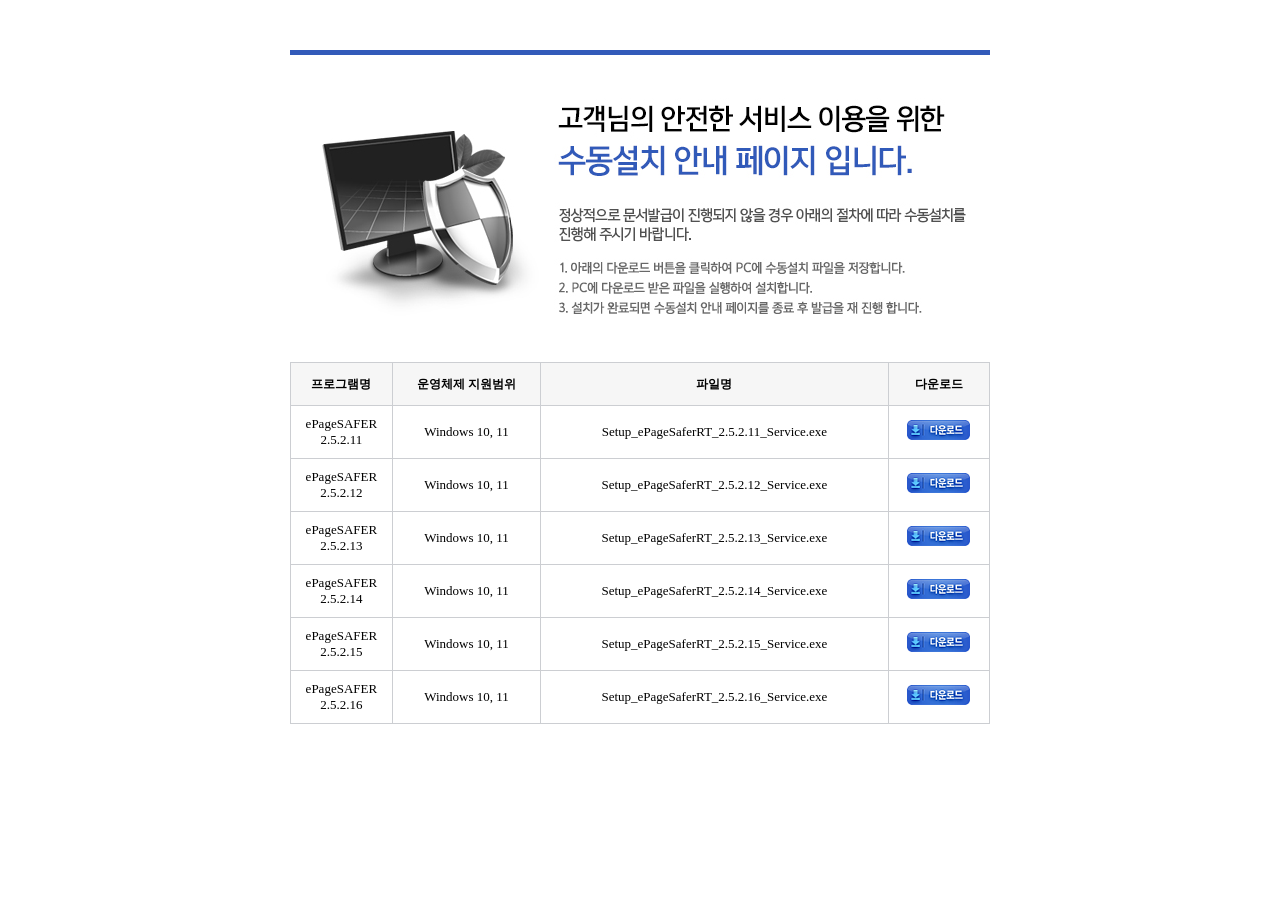
<file: rt/html/MaInstallPageRT.html>
<!DOCTYPE HTML>
<html>
<head>
<meta http-equiv="X-UA-Compatible" content="IE=edge" />
<meta charset="UTF-8">
<title>위변조 방지솔루션 설치 확인 페이지</title>

<style type="text/css">
@CHARSET "UTF-8";

body {
	margin-top: 50px;
	font-size: 13px;
	font-family: "맑은고딕";
}

.container {
	position: relative;
	width: 700px;
	margin: 0 auto;
}

/* 상단 이미지 영역 */
#header {
	height: 267px;
	margin: 0 auto;
	position: relative;
	/* border: solid #DDD 1px; */
}

#header, .section, .content {
	display: block;
}

.content {
	margin-top: 45px;
}

ul, ol, dl {
	padding: 0;
	margin: 0;
}

a {
	text-decoration: none;
	color: #000000;
}

a img {
	border: none;
}

/* 하단 영역  */
footer {
	position: relative;
	clear: both;
	text-align: center;
	/* border: solid #DDD 1px; */
}

#notSupportOS {
	margin: 20px 0;
	display: none;
}

#notSupportOS table {
	text-align: center;
	border-collapse: collapse;
	border-spacing: 0;
	width: 100%;
}

#notSupportOS table tr td {
	border: solid #ccced2 1px;
	height: 50px;
	padding: 10px;
}

#notSupportOS table tr td .fontred {
	color: red;
	font-weight: bold;
}

/* **********install table***********  */
#installChk {
	margin: 20px 0;
}

#installChk table {
	text-align: center;
	border-collapse: collapse;
	border-spacing: 0;
}

#installChk table tr th {
	background-color: #f6f6f6;
	border: solid #ccced2 1px;
	height: 40px;
	font-size: 12px;
	line-height: 16px;
}

#installChk table tr td {
	border: solid #ccced2 1px;
	height: 50px;
}

/* OS분류 */
#OS {
	width: 100px;
}

/* OS지원범위  */
#supportOS {
	width: 150px;
}

/* 브라우져 지원범위 */
#supportBS {
	width: 350px;
}

/* 설치상태 */
#installStatus {
	width: 100px;
}
/* 다운로드 버튼 */
.btn_download {
	background-image: url("../images/btn_download.png");
	display: inline-block;
	width: 63px;
	height: 20px;
	cursor: pointer;
	position: relative;
}

#winTr, #linTr, #macTr, #fedoraTr, #ubuntuTr {
	display: none;
}

/* 설치여부  */
.intallFlag {
	color: red;
}
</style>

<script>
	bResizeFlag = false;
	multiBsSupportFlag = 1; //Windows 멀티브라우져 지원여부. 0: 미지원, 1: 지원

	//인스톨 파일 URL
	windowInstaller = "../bin/Setup_ePageSaferRT.exe";
	windowInstaller10 = "../bin/Setup_ePageSaferRT_2.5.2.10_Service.exe";
	windowInstaller11 = "../bin/Setup_ePageSaferRT_2.5.2.11_Service.exe";
	windowInstaller12 = "../bin/Setup_ePageSaferRT_2.5.2.12_Service.exe";
	windowInstaller13 = "../bin/Setup_ePageSaferRT_2.5.2.13_Service.exe";
	windowInstaller14 = "../bin/Setup_ePageSaferRT_2.5.2.14_Service.exe";
	windowInstaller15 = "../bin/Setup_ePageSaferRT_2.5.2.15_Service.exe";
	windowInstaller16 = "../bin/Setup_ePageSaferRT_2.5.2.16_Service.exe";

	window.onload = function() {
		resize_window();
		maInstallFlag();
	}
</script>

</head>
<body>
	<!--onload="maInstallFlag();">-->
	<div id='markanybody'></div>
	<div class="container">
		<div id="header">
			<img src="../images/top_img.jpg" alt="상단 이미지" id="top_img">
		</div>

		<!-- 메인 컨텐츠 영역 -->
		<div class="content">

			<!-- 설치체크 영역 -->
			<div class="section" id="notSupportOS">
				<table id="installTable">
					<tr>
						<td>접속하신 운영체제는 <span class="fontred">지원하지 않는 운영체제</span>입니다.<br>
						<br> <sub>Connection Info :: <span id="userInfo"></span></sub>
						</td>
					</tr>
				</table>
			</div>

			<div class="section" id="installChk">
				<table id="installTable">
					<tr>
						<th id="OS">프로그램명</th>
						<th id="supportOS">운영체제 지원범위</th>
						<th id="supportBS">파일명</th>
						<th id="installStatus">다운로드</th>
					</tr>

					<tr id="winTr">
						<td>ePageSAFER 2.5.2.10</td>
						<td>Windows 10, 11</td>
						<td>Setup_ePageSaferRT_2.5.2.10_Service.exe</td>
						<td>
							<div class="btn_download" id="installBtn_imgWin"
								onclick="downloadFile(windowInstaller10);" tabindex="1"></div>
						</td>
					</tr>
					
					<tr id="winTr2">
						<td>ePageSAFER 2.5.2.11</td>
						<td>Windows 10, 11</td>
						<td>Setup_ePageSaferRT_2.5.2.11_Service.exe</td>
						<td>
							<div class="btn_download" id="installBtn_imgWin"
								onclick="downloadFile(windowInstaller11);" tabindex="2"></div>
						</td>
					</tr>
					
					<tr id="winTr2">
						<td>ePageSAFER 2.5.2.12</td>
						<td>Windows 10, 11</td>
						<td>Setup_ePageSaferRT_2.5.2.12_Service.exe</td>
						<td>
							<div class="btn_download" id="installBtn_imgWin"
								onclick="downloadFile(windowInstaller12);" tabindex="2"></div>
						</td>
					</tr>
					
					<tr id="winTr2">
						<td>ePageSAFER 2.5.2.13</td>
						<td>Windows 10, 11</td>
						<td>Setup_ePageSaferRT_2.5.2.13_Service.exe</td>
						<td>
							<div class="btn_download" id="installBtn_imgWin"
								onclick="downloadFile(windowInstaller13);" tabindex="2"></div>
						</td>
					</tr>
					
					<tr id="winTr2">
						<td>ePageSAFER 2.5.2.14</td>
						<td>Windows 10, 11</td>
						<td>Setup_ePageSaferRT_2.5.2.14_Service.exe</td>
						<td>
							<div class="btn_download" id="installBtn_imgWin"
								onclick="downloadFile(windowInstaller14);" tabindex="2"></div>
						</td>
					</tr>
					
					<tr id="winTr2">
						<td>ePageSAFER 2.5.2.15</td>
						<td>Windows 10, 11</td>
						<td>Setup_ePageSaferRT_2.5.2.15_Service.exe</td>
						<td>
							<div class="btn_download" id="installBtn_imgWin"
								onclick="downloadFile(windowInstaller15);" tabindex="2"></div>
						</td>
					</tr>
					
					<tr id="winTr2">
						<td>ePageSAFER 2.5.2.16</td>
						<td>Windows 10, 11</td>
						<td>Setup_ePageSaferRT_2.5.2.16_Service.exe</td>
						<td>
							<div class="btn_download" id="installBtn_imgWin"
								onclick="downloadFile(windowInstaller16);" tabindex="2"></div>
						</td>
					</tr>

				</table>
			</div>

		</div>
		<br>
	</div>

	<script>
	
	/////////////////////////////////////////////////DEBUG_FUNCTION
	
	function addZero(x,n) {
	    while (x.toString().length < n) {
	        x = "0" + x;
	    }
	    return x;
	}
	
	/**
	 * 20150930_hcchoi<br>
	 * 스크립트 디버그 메소드<br>
	 * ex) use >>>> debugLog("open End Time", currentTime);<br>
	 * ex) print >>>> ## |15:31:20| checkSocket         () :: Start Time = [864]
	 * @param valueName		{String}	변수명
	 * @param value			{any}		변수값
	 * @param caller		{String} 	호출함수명(자동)
	 */
	function debugLog(valueName, value, caller){
		var callerFun = arguments.callee.caller;
		if (caller)
			callerFun = callerFun.caller;
		var pat = /^function\s+([a-zA-Z0-9_]+)\s*\(/i;
		pat.exec(callerFun);
		var func = new Object();
		func.name = RegExp.$1;

		var d = new Date();
		var h = addZero(d.getHours(), 2);
		var m = addZero(d.getMinutes(), 2);
		var s = addZero(d.getSeconds(), 2);
		var ms = addZero(d.getMilliseconds(), 3);
		var currentTime = h + ":" + m + ":" + s /* + ":" + ms */;

		var funNameArr = [];
		var maxFunNameLength = 20;
		var blankCount = maxFunNameLength - func.name.length;

		for (var funName_i = 0; funName_i < func.name.length; funName_i++) {
			funNameArr.push(func.name.charAt(funName_i));
		}
		for (var maxFunName = 0; maxFunName < blankCount; maxFunName++) {
			funNameArr.push(' ');
		}

		var callFunName = funNameArr.join('');

		var valueNameArr = [];
		var maxValueNameLength = 25;
		blankCount = maxValueNameLength - valueName.length;

		for (var valueName_i = 0; valueName_i < valueName.length; valueName_i++) {
			valueNameArr.push(valueName.charAt(valueName_i));
		}
		for (var maxValueName_i = 0; maxValueName_i < blankCount; maxValueName_i++) {
			valueNameArr.push(' ');
		}

		var valueName1 = valueNameArr.join('');

		//console.log("## |" + currentTime + "| " + callFunName + "() :: " + valueName1 + " = [" + value + "]");
		//alert("|" + currentTime + "| " + func.name + "() :: " + valueName + " = [" + value + "]");
	}
	///////////////////////////////////////////////////////////////
	
	
	var match = navigator.userAgent.match(/(CrOS\ \w+|Windows\ NT|Mac\ OS\ X|Linux)\ ([\d\._]+)?/);

	function get_browser() {
		var ua = navigator.userAgent, tem, M = ua.match(/(opera|chrome|safari|firefox|msie|trident(?=\/))\/?\s*(\d+)/i)	|| [];
		if (/trident/i.test(M[1])) {
			tem = /\brv[ :]+(\d+)/g.exec(ua) || [];
			return 'MSIE';
		}
		if (M[1] === 'Chrome') {
			tem = ua.match(/\bOPR\/(\d+)/)
			if (tem != null) {
				return 'Opera';
			}
		}
		M = M[2] ? [ M[1], M[2] ] : [ navigator.appName, navigator.appVersion, '-?' ];
		if ((tem = ua.match(/version\/(\d+)/i)) != null) {
			M.splice(1, 1, tem[1]);
		}
		return M[0];
	}
	
	function get_browser_version() {
		var ua = navigator.userAgent, tem, M = ua.match(/(opera|chrome|safari|firefox|msie|trident(?=\/))\/?\s*(\d+)/i)	|| [];
	
		if (/trident/i.test(M[1])) {
			tem = /\brv[ :]+(\d+)/g.exec(ua) || [];
			return tem[1];
		}
		if (M[1] === 'Chrome') {
			tem = ua.match(/\bOPR\/(\d+)/)
			if (tem != null) {
				return tem[1];
			}
		}
		M = M[2] ? [ M[1], M[2] ] : [ navigator.appName, navigator.appVersion, '-?' ];
		if ((tem = ua.match(/version\/(\d+)/i)) != null) {
			M.splice(1, 1, tem[1]);
		}
		return M[1];
	}
	
	//OS = { "WINDOW" : "Windows NT", "LINUX" : "linux", "MAC" : "mac"};
	//BrowserName = { "IE" : "MSIE", "IE11" : "Trident", "FF" : "Firefox", "OP" : "Opera", "SF" : "Safari", "CH" : "Chrome" };
	
	userOS = (match || [])[1] || "Unknown";
	userOS_Version = (match || [])[2] || "Unknown";
	userBrowserName = get_browser();
	userBrowser_Version = get_browser_version();
	
	//debugLog("userOS", userOS);
	//debugLog("userOS_Version", userOS_Version);
	//debugLog("userBrowserName", userBrowserName);
	//debugLog("userBrowser_Version", userBrowser_Version);
	
	/*******************************************************************************
	 * 	function	resize_window()	-	넘어온 페이지에서 수동설치 페이지의 크기에 맞게 리사이징
	 *									IE 버그로 현재 창의 IE를 구해 변경이 안됬을 경우 0.2초 후 다시 재귀호출
	 ******************************************************************************/
	function resize_window() {
		
		try{
			window.resizeTo(800, 700);
		}catch(e){
			//alert("error");
		}
		
		//alert(document.body.clientWidth);
		if( document.body.clientWidth > 550 ){
			bResizeFlag = true;
		}
		//debugLog("bResizeFlag", bResizeFlag);
		if( bResizeFlag != true ){
			setTimeout(function(){
				//debugLog("ReCall", "OK");
				resize_window();
			},200);
		}
	}

	/*******************************************************************************
	 * 	function	downloadFile(os, Obj) - OS별 수동설치 파일 다운로드
	 * 
	 * 	@Parameter	os				-	OS종류
	 *	@value		downloadURL		-	OS별 다운로드 URL	
	 ******************************************************************************/
	function downloadFile(down_url) {
		var downloadURL;
		downloadURL = down_url;		
		location.href = downloadURL;
	}


	/*******************************************************************************
	 * 	function	maInstallFlag() 	- 	OS별 Tr표시 후 지원범위 OS여부 체크.
	 										Win일경우 멀티브라우져 지원여부, IE 설치 체크 .
	 										타 OS일경우 해당 OStr 표시 후 설치 체크.
	 *	
	 *	@value		installFlag			-	설치여부
	 ******************************************************************************/
	function maInstallFlag() {
		var installFlag = false;
		
		switch (userOS) {
		case "Windows NT":
			document.getElementById("winTr").style.display = "table-row";

			//IE7처리
			if (userBrowserName == "MSIE" && userBrowser_Version == 7) {
				document.getElementById("winTr").style.display = "block";
			}

			//windows 멀티브라우져 지원 여부에 따른 표시여부
			var winMulti = document.getElementById("winMultiBs");
			if (!multiBsSupportFlag) {
				winMulti.style.display = "none";
			}

			//설치 체크
			/* for(var browserName_i=BrowserName.MSIE; browserName_i<26; browserName_i++){
				if( userBrowserName == BrowserName[browserName_i] ){
					alert("ok");
				}
			}*/

			break;

		default:
			alert("지원되지 않는 OS입니다.");
			return;
		}
	}


 	//사용자 정보 출력
	var userInfo = document.getElementById("userInfo");
	userInfo.innerHTML = navigator.userAgent;
	</script>

</body>
</html>
</file>
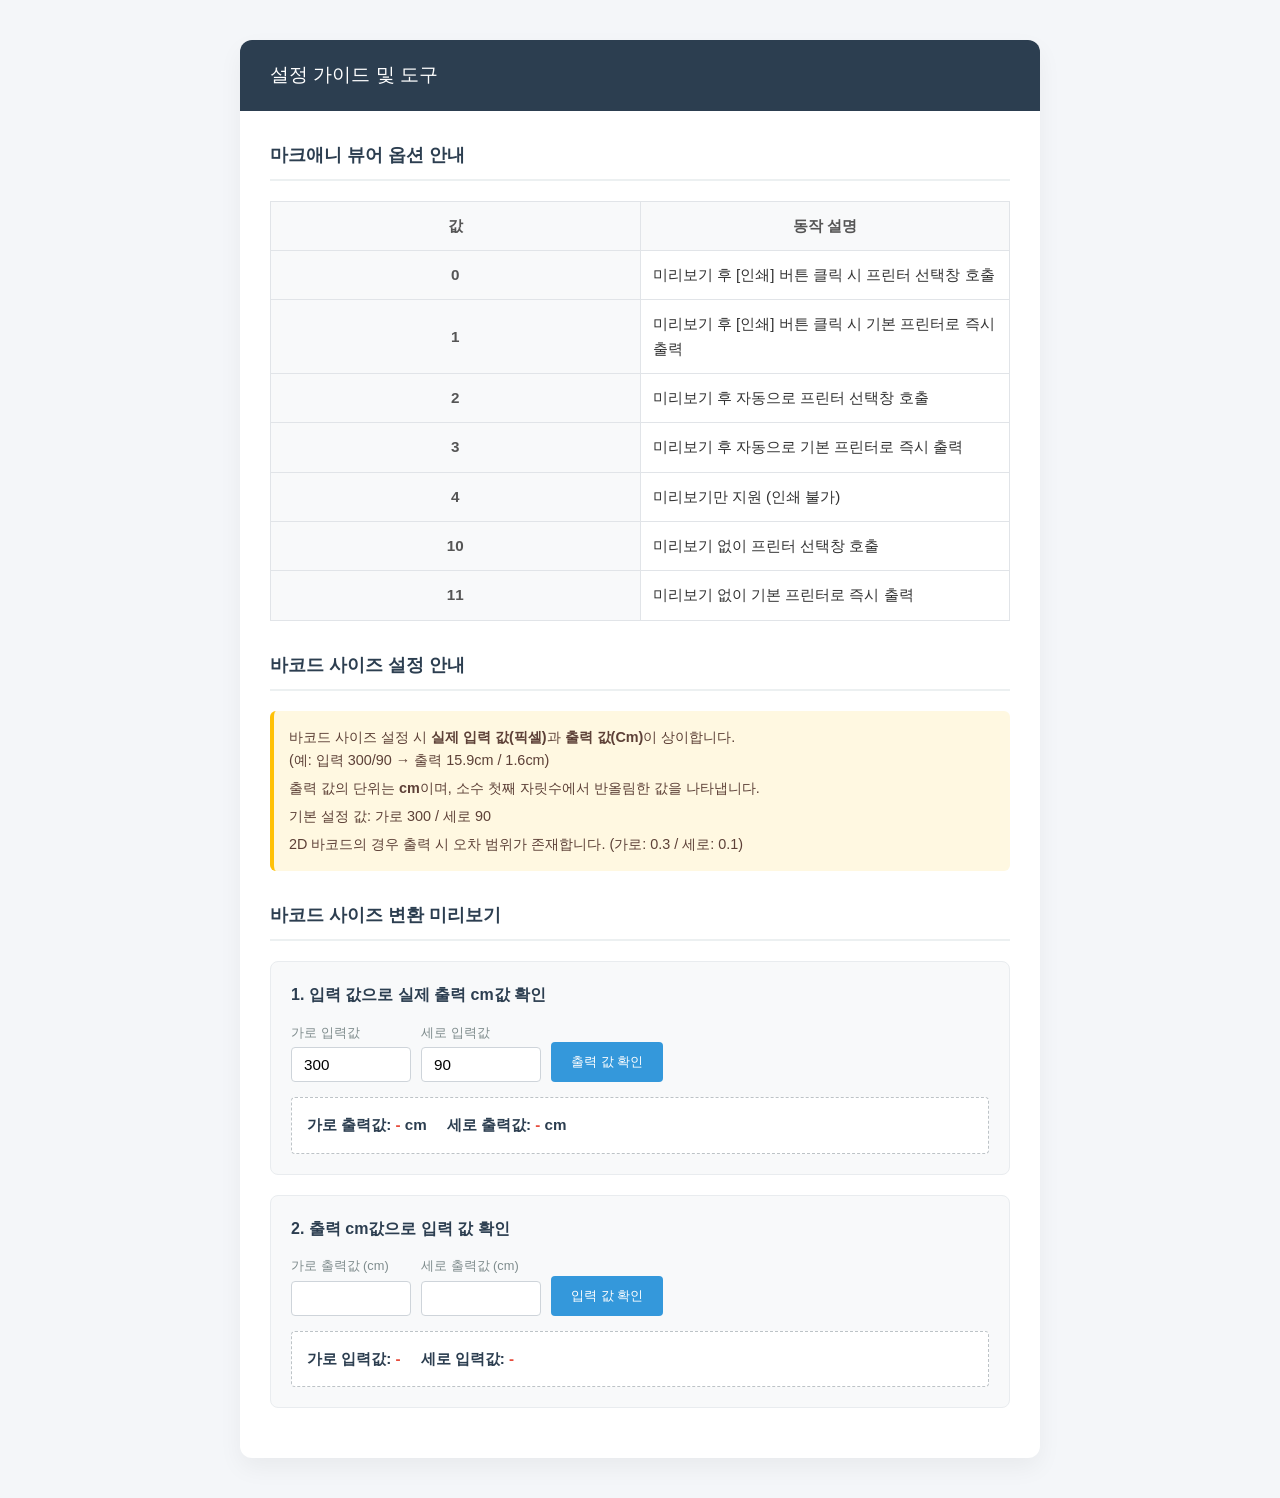
<file: rt/Sample/barcodeSize.html>
<!DOCTYPE html>
<html lang="ko">
<head>
    <meta charset="UTF-8">
    <meta name="viewport" content="width=device-width, initial-scale=1.0">
    <title>마크애니 뷰어 및 바코드 설정</title>
    <style>
        /* 기본 초기화 및 폰트 설정 */
        * {
            box-sizing: border-box;
            margin: 0;
            padding: 0;
        }

        body {
            font-family: 'Noto Sans KR', 'Malgun Gothic', sans-serif;
            background-color: #f4f6f9;
            color: #333;
            line-height: 1.6;
            display: flex;
            justify-content: center;
            padding: 40px 20px;
        }

        /* 메인 컨테이너 */
        .container {
            width: 100%;
            max-width: 800px;
            background-color: #ffffff;
            border-radius: 12px;
            box-shadow: 0 10px 25px rgba(0, 0, 0, 0.05);
            overflow: hidden;
        }

        /* 헤더 영역 */
        header {
            background-color: #2c3e50;
            color: white;
            padding: 20px 30px;
            display: flex;
            align-items: center;
            justify-content: space-between;
        }

        header h1 {
            font-size: 1.2rem;
            font-weight: 500;
        }

        /* 콘텐츠 영역 */
        .content {
            padding: 30px;
        }

        h2 {
            font-size: 1.1rem;
            color: #2c3e50;
            border-bottom: 2px solid #ecf0f1;
            padding-bottom: 10px;
            margin-bottom: 20px;
            margin-top: 30px;
        }

        h2:first-of-type {
            margin-top: 0;
        }

        /* 테이블 스타일 (뷰어 옵션) */
        .option-table {
            width: 100%;
            border-collapse: collapse;
            margin-bottom: 20px;
            font-size: 0.95rem;
        }

        .option-table th, .option-table td {
            border: 1px solid #e1e4e8;
            padding: 12px;
            text-align: left;
        }

        .option-table th {
            background-color: #f8f9fa;
            color: #555;
            width: 60px;
            text-align: center;
            font-weight: 600;
        }

        .option-table tr:hover {
            background-color: #fbfbfb;
        }

        /* 안내 문구 스타일 */
        .info-list {
            list-style: none;
            background-color: #fff8e1;
            padding: 15px;
            border-radius: 6px;
            border-left: 4px solid #ffc107;
            font-size: 0.9rem;
            color: #5d4037;
            margin-bottom: 25px;
        }

        .info-list li {
            margin-bottom: 5px;
        }

        .info-list li:last-child {
            margin-bottom: 0;
        }

        /* 계산기 섹션 스타일 */
        .calculator-section {
            background-color: #f8f9fa;
            border: 1px solid #e9ecef;
            border-radius: 8px;
            padding: 20px;
            margin-bottom: 20px;
        }

        .calc-title {
            font-weight: bold;
            margin-bottom: 15px;
            color: #2c3e50;
            display: block;
        }

        .input-group {
            display: flex;
            align-items: center;
            flex-wrap: wrap;
            gap: 10px;
            margin-bottom: 15px;
        }

        .input-wrapper {
            display: flex;
            flex-direction: column;
        }

        .input-wrapper label {
            font-size: 0.8rem;
            color: #7f8c8d;
            margin-bottom: 4px;
        }

        input[type="number"] {
            padding: 8px 12px;
            border: 1px solid #ced4da;
            border-radius: 4px;
            width: 120px;
            font-size: 0.95rem;
        }

        input[type="button"] {
            background-color: #3498db;
            color: white;
            border: none;
            padding: 10px 20px;
            border-radius: 4px;
            cursor: pointer;
            font-weight: 500;
            transition: background-color 0.2s;
            height: 40px;
            align-self: flex-end;
        }

        input[type="button"]:hover {
            background-color: #2980b9;
        }

        .result-box {
            background-color: white;
            border: 1px dashed #bdc3c7;
            padding: 15px;
            border-radius: 4px;
            display: flex;
            gap: 20px;
            font-size: 0.95rem;
        }

        .result-item {
            font-weight: bold;
            color: #2c3e50;
        }
        
        .result-item span {
            color: #e74c3c;
        }
    </style>
    <script>
        // 기존 코드에 함수 로직이 없어서, 예시로 작동하도록 껍데기를 구현했습니다.
        // 실제 계산 로직(공식)이 있다면 아래 함수 안에 내용을 수정하시면 됩니다.
        
        function checkBarcode() {
            var w = document.getElementById("width").value;
            var h = document.getElementById("height").value;

            // [예시 로직] 실제 공식으로 교체 필요
            // 텍스트에 있던 예시: 300 -> 15.9, 90 -> 1.6
            // 대략적 비율로 계산하여 보여주는 시늉만 낸 코드입니다.
            var resultW = (w * 0.053).toFixed(1); 
            var resultH = (h * 0.0177).toFixed(1);

            document.getElementById("outputWidth").innerText = resultW;
            document.getElementById("outputHeight").innerText = resultH;
        }

        function checkBarcode2() {
            var w2 = document.getElementById("width2").value;
            var h2 = document.getElementById("height2").value;

            // [예시 로직] 실제 공식으로 교체 필요
            var resultW2 = Math.round(w2 / 0.053);
            var resultH2 = Math.round(h2 / 0.0177);

            document.getElementById("outputWidth2").innerText = resultW2;
            document.getElementById("outputHeight2").innerText = resultH2;
        }
    </script>
</head>
<body oncontextmenu="return false" ondragstart="return false" onselectstart="return false">

    <div class="container">
        <header>
            <h1>설정 가이드 및 도구</h1>
        </header>

        <div class="content">
            <h2>마크애니 뷰어 옵션 안내</h2>
            <table class="option-table">
                <thead>
                    <tr>
                        <th>값</th>
                        <th>동작 설명</th>
                    </tr>
                </thead>
                <tbody>
                    <tr><th>0</th><td>미리보기 후 [인쇄] 버튼 클릭 시 프린터 선택창 호출</td></tr>
                    <tr><th>1</th><td>미리보기 후 [인쇄] 버튼 클릭 시 기본 프린터로 즉시 출력</td></tr>
                    <tr><th>2</th><td>미리보기 후 자동으로 프린터 선택창 호출</td></tr>
                    <tr><th>3</th><td>미리보기 후 자동으로 기본 프린터로 즉시 출력</td></tr>
                    <tr><th>4</th><td>미리보기만 지원 (인쇄 불가)</td></tr>
                    <tr><th>10</th><td>미리보기 없이 프린터 선택창 호출</td></tr>
                    <tr><th>11</th><td>미리보기 없이 기본 프린터로 즉시 출력</td></tr>
                </tbody>
            </table>

            <h2>바코드 사이즈 설정 안내</h2>
            <ul class="info-list">
                <li>바코드 사이즈 설정 시 <strong>실제 입력 값(픽셀)</strong>과 <strong>출력 값(Cm)</strong>이 상이합니다.<br>
                    (예: 입력 300/90 &rarr; 출력 15.9cm / 1.6cm)</li>
                <li>출력 값의 단위는 <strong>cm</strong>이며, 소수 첫째 자릿수에서 반올림한 값을 나타냅니다.</li>
                <li>기본 설정 값: 가로 300 / 세로 90</li>
                <li>2D 바코드의 경우 출력 시 오차 범위가 존재합니다. (가로: 0.3 / 세로: 0.1)</li>
            </ul>

            <h2>바코드 사이즈 변환 미리보기</h2>
            
            <div class="calculator-section">
                <span class="calc-title">1. 입력 값으로 실제 출력 cm값 확인</span>
                <div class="input-group">
                    <div class="input-wrapper">
                        <label for="width">가로 입력값</label>
                        <input type="number" name="width" id="width" value="300">
                    </div>
                    <div class="input-wrapper">
                        <label for="height">세로 입력값</label>
                        <input type="number" name="height" id="height" value="90">
                    </div>
                    <input type="button" onclick="checkBarcode();" value="출력 값 확인">
                </div>
                <div class="result-box">
                    <div class="result-item">가로 출력값: <span id="outputWidth">-</span> cm</div>
                    <div class="result-item">세로 출력값: <span id="outputHeight">-</span> cm</div>
                </div>
            </div>

            <div class="calculator-section">
                <span class="calc-title">2. 출력 cm값으로 입력 값 확인</span>
                <div class="input-group">
                    <div class="input-wrapper">
                        <label for="width2">가로 출력값 (cm)</label>
                        <input type="number" name="width2" id="width2">
                    </div>
                    <div class="input-wrapper">
                        <label for="height2">세로 출력값 (cm)</label>
                        <input type="number" name="height2" id="height2">
                    </div>
                    <input type="button" onclick="checkBarcode2();" value="입력 값 확인">
                </div>
                <div class="result-box">
                    <div class="result-item">가로 입력값: <span id="outputWidth2">-</span></div>
                    <div class="result-item">세로 입력값: <span id="outputHeight2">-</span></div>
                </div>
            </div>

        </div>
    </div>

</body>
</html>
</file>
<file: html/installCheck/css/broker.css>
.container {
	margin: 45px auto 0 auto;
	max-width: 900px;
}

body{
	font-size: 13px;
}
#header {
	margin: 0 auto;
	position: relative;
	margin-top: 50px;
}

/* 설치상태 */
#installStatus {
	width: 100px;
}

table{
	width: 100%;	
	font-size: 13px;
	border-collapse: collapse;
	text-align: center;
}

#installTable th{
	background-color: #F3F3F3;
}

#installTable, th, td{
	border: 1px solid #BEC0C3;
	padding: 5px;
}

#pro_Name{
	width: 15%;
}

#pro_SupportOS{
	width: 23%;
}

#pro_comment{
	width: 50%;
}

#pro_installStatus{
	width: 12%;
}
/* 다운로드 버튼 */
.btn_download {
	background-image: url("../img/btn_download.png");
	display: inline-block;
	width: 63px;
	height: 20px;
	cursor: pointer;
	position: relative;
}

#installChkSection{
	border: solid #ccced2 1px;
	margin: 0 auto;
	font-size: 40px;
}

#pro_SupportOS{
	width: 150px;
}

/* getClientInfo.jsp */
.link{
	width: 30%;
	padding: 30px 0px !important;
	font-size: 20px !important;
}

#clinetInfoFrame{
	border: none;
}
</file>
<file: html/css/base.css>
@CHARSET "euc-kr";

body {
	margin-top: 50px;
	font-size: 12px;
	font-family:'��������' 'NanumGothic', 'MalgunGothic';
}

.container {
	position: relative;
	width: 700px;
	margin: 0 auto;
}

/* ��� �̹��� ���� */
#header {
	margin: 0 auto;
	position: relative;
	magin
}

#top_img{
	margin-bottom: 40px;
}

#header,#section,#article,.content {
	display: block;
}

.content {
}

ul,ol,dl {
	padding: 0;
	margin: 0;
}

a {
	text-decoration: none;
	color: #000000;
}

a img {
	border: none;
}


/* ��� ��Ʈ */
#comment{
	font-size: 11px;
	font-weight: bold;
}

/* �ϴ� ����  */
#footer {
	position: relative;
	clear: both;
	text-align: center;
	/* border: solid #DDD 1px; */
}

#notSupportTable {
	margin: 20px 0;
	display: none;
}

#notSupportTable table {
	text-align: center;
	border-collapse: collapse;
	border-spacing: 0;
	width: 100%;
}

#notSupportTable table tr td {
	border: solid #ccced2 1px;
	height: 50px;
	padding: 10px;
}

#notSupportTable table tr td .fontred {
	color: red;
	font-weight: bold;
}

/* **********install table***********  */
hr{
	border: solid #ccced2 1px;
}

#downloadTable {
	margin: 20px 0;
}

#downloadTable table {
	text-align: center;
	border-collapse: collapse;
	border-spacing: 0;
	border: solid #ccced2 1px;
}

#downloadTable table tr th {
	background-color: #f6f6f6;
	border: solid #ccced2 1px;
	height: 40px;
	font-size: 12px;
	line-height: 16px;
}

#downloadTable table tr td {
	border: solid #ccced2 1px;
	height: 50px;
}

/* OS�з� */
#OS {
	width: 100px;
}

/* OS��������  */
#supportOS {
	width: 150px;
}

/* ������ �������� */
#supportBS {
	width: 350px;
}

/* �������� td */
.supportBStd{
	text-align: left;
	padding-left: 10px;
	letter-spacing: 1px;
}

/* ��ġ���� */
#installStatus {
	width: 100px;
}

/* �ٿ�ε� ��ư */
.btn_download {
	background-image: url("../images/btn_download.png");
	display: inline-block;
	width: 63px;
	height: 20px;
	cursor: pointer;
	position: relative;
}
/* ������ ���� */
.notSupport{
	display: none;
	color: red;
}
#winTr,#linTr,#macTr,#fedoraTr,#ubuntuTr {
	display: none;
}

/* ��ġ����  */
.intallFlag {
	color: red;
}
</file>
